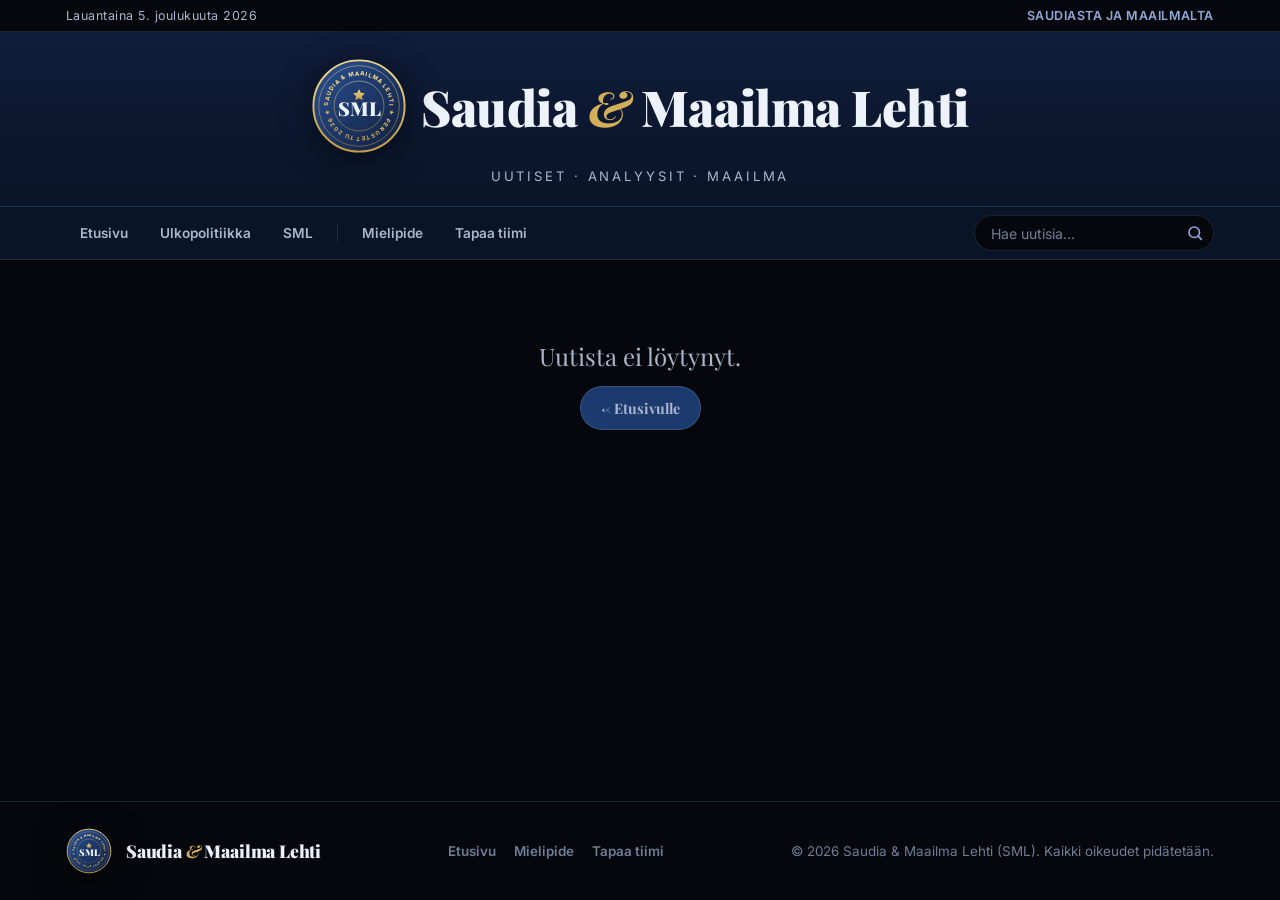
<file: article.html>
<!doctype html>
<html lang="fi">
<head>
<meta charset="UTF-8" />
<meta name="viewport" content="width=device-width, initial-scale=1.0" />
<title>Saudia &amp; Maailma Lehti</title>
<meta name="theme-color" content="#0a1428" />
<link rel="icon" href="favicon.ico" sizes="any" />
<link rel="icon" type="image/png" sizes="32x32" href="favicon-32.png" />
<link rel="apple-touch-icon" href="icon-180.png" />
<link rel="manifest" href="site.webmanifest" />
<link rel="preconnect" href="https://fonts.googleapis.com" />
<link rel="preconnect" href="https://fonts.gstatic.com" crossorigin />
<link href="https://fonts.googleapis.com/css2?family=Inter:wght@400;500;600;700;800&family=Playfair+Display:ital,wght@0,700;0,800;0,900;1,700&family=Source+Serif+4:opsz,wght@8..60,400;8..60,600&display=swap" rel="stylesheet" />
<link rel="stylesheet" href="style.css?v=20261029c" />
</head>
<body data-page="article">
  <div class="page">
    <header id="site-header"></header>

    <main id="main">
      <div class="empty-state">Ladataan…</div>
    </main>

    <footer class="footer" id="site-footer"></footer>
  </div>
  <script src="site.js?v=20261029c"></script>
  <script src="comments-config.js?v=20261029c"></script>
  <script type="module" src="comments.js?v=20261029c"></script>
  <script type="module" src="views.js?v=20261029c"></script>
</body>
</html>
</file>
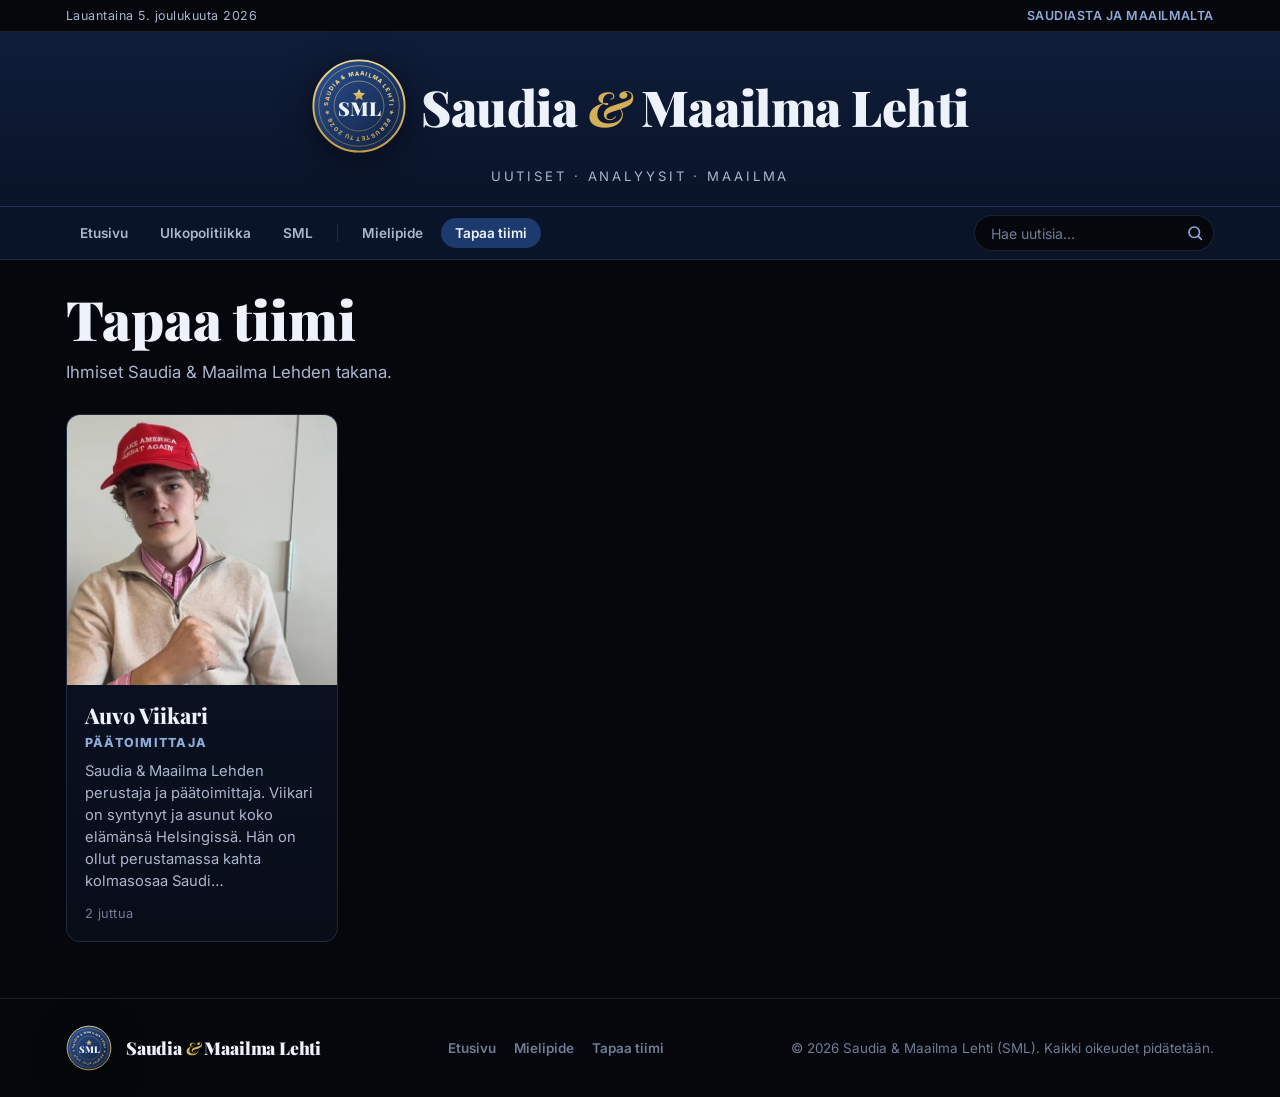
<file: tiimi.html>
<!doctype html>
<html lang="fi">
<head>
<meta charset="UTF-8" />
<meta name="viewport" content="width=device-width, initial-scale=1.0" />
<title>Tapaa tiimi – Saudia &amp; Maailma Lehti</title>
<meta name="description" content="Saudia &amp; Maailma Lehden toimitus." />
<meta name="theme-color" content="#0a1428" />
<link rel="icon" href="favicon.ico" sizes="any" />
<link rel="icon" type="image/png" sizes="32x32" href="favicon-32.png" />
<link rel="apple-touch-icon" href="icon-180.png" />
<link rel="manifest" href="site.webmanifest" />
<link rel="preconnect" href="https://fonts.googleapis.com" />
<link rel="preconnect" href="https://fonts.gstatic.com" crossorigin />
<link href="https://fonts.googleapis.com/css2?family=Inter:wght@400;500;600;700;800&family=Playfair+Display:ital,wght@0,700;0,800;0,900;1,700&family=Source+Serif+4:opsz,wght@8..60,400;8..60,600&display=swap" rel="stylesheet" />
<link rel="stylesheet" href="style.css?v=20261029c" />
</head>
<body data-page="team">
  <div class="page">
    <header id="site-header"></header>

    <main id="main">
      <div class="empty-state">Ladataan…</div>
    </main>

    <footer class="footer" id="site-footer"></footer>
  </div>
  <script src="site.js?v=20261029c"></script>
</body>
</html>
</file>
<file: style.css>
:root {
  --black: #05070c;
  --ink-900: #080d18;
  --navy-900: #0a1428;
  --navy-800: #0f1d3a;
  --navy-700: #15284f;
  --navy-600: #1d3a6e;
  --navy-500: #2b5296;
  --navy-300: #8fa9d9;
  --line: rgba(143, 169, 217, 0.16);
  --text: #eef2fa;
  --text-dim: #aab6cc;
  --text-faint: #6f7d97;
  --serif: "Playfair Display", Georgia, "Times New Roman", serif;
  --body-serif: "Source Serif 4", Georgia, serif;
  --sans: "Inter", "Segoe UI", "Helvetica Neue", Arial, sans-serif;
  --radius: 14px;
  color-scheme: dark;
}

* { box-sizing: border-box; }

html, body { margin: 0; padding: 0; }

body {
  background:
    radial-gradient(1200px 500px at 50% -200px, rgba(43, 82, 150, 0.35), transparent 70%),
    var(--black);
  background-attachment: fixed;
  color: var(--text);
  font-family: var(--sans);
  -webkit-font-smoothing: antialiased;
}

a { color: inherit; text-decoration: none; }

.page {
  min-height: 100vh;
  display: flex;
  flex-direction: column;
}

.wrap {
  width: 100%;
  max-width: 1180px;
  margin: 0 auto;
  padding: 0 16px;
}

/* ---------- Header ---------- */

.utility {
  background: var(--black);
  border-bottom: 1px solid var(--line);
  font-size: 0.78rem;
  color: var(--text-dim);
  letter-spacing: 0.04em;
}
.utility .wrap {
  display: flex;
  justify-content: space-between;
  gap: 12px;
  padding-top: 8px;
  padding-bottom: 8px;
}
.utility__right { color: var(--navy-300); text-transform: uppercase; font-weight: 600; }

.masthead {
  background: linear-gradient(180deg, var(--navy-800) 0%, var(--navy-900) 100%);
  border-bottom: 1px solid var(--line);
  text-align: center;
  padding: 26px 0 22px;
}
.brand {
  display: inline-flex;
  align-items: center;
  gap: 14px;
  max-width: 100%;
}
.brand__mark {
  flex: none;
  display: block;
  width: 96px;
  height: 96px;
  border-radius: 50%;
  filter: drop-shadow(0 6px 16px rgba(0,0,0,0.5));
  transition: transform 0.4s ease;
}
.brand__mark svg { display: block; width: 100%; height: 100%; }
.brand:hover .brand__mark { transform: rotate(-8deg); }
.brand__name {
  font-family: var(--serif);
  font-weight: 900;
  font-size: clamp(1.6rem, 6vw, 3.1rem);
  line-height: 1.05;
  letter-spacing: -0.01em;
  text-align: left;
}
.brand__name em { font-style: italic; font-weight: 700; color: #d4af5a; }
.brand__tagline {
  margin: 10px 0 0;
  color: var(--text-dim);
  font-size: 0.82rem;
  letter-spacing: 0.22em;
  text-transform: uppercase;
}

.nav {
  background: var(--navy-900);
  border-bottom: 1px solid var(--line);
  position: sticky;
  top: 0;
  z-index: 10;
  backdrop-filter: blur(8px);
}
.nav .wrap {
  display: flex;
  align-items: center;
  gap: 12px;
  padding-top: 8px;
  padding-bottom: 8px;
}
.nav__links {
  display: flex;
  gap: 4px;
  flex: 1;
  min-width: 0;
  overflow-x: auto;
  scrollbar-width: none;
}
.nav__links::-webkit-scrollbar { display: none; }

.search {
  flex: none;
  display: flex;
  align-items: center;
  width: 240px;
  background: var(--black);
  border: 1px solid var(--line);
  border-radius: 999px;
  transition: border-color 0.2s, width 0.25s;
}
.search:focus-within { border-color: var(--navy-500); width: 300px; }
.search__input {
  flex: 1;
  min-width: 0;
  background: none;
  border: none;
  outline: none;
  color: var(--text);
  font: inherit;
  font-size: 0.88rem;
  padding: 8px 4px 8px 16px;
}
.search__input::placeholder { color: var(--text-faint); }
.search__input::-webkit-search-cancel-button { filter: invert(0.7); }
.search__btn {
  display: grid;
  place-items: center;
  width: 36px;
  height: 34px;
  border: none;
  background: none;
  color: var(--navy-300);
  cursor: pointer;
}
.search__btn:hover { color: var(--text); }
@media (max-width: 700px) {
  .nav .wrap { flex-wrap: wrap; gap: 8px; }
  .nav__links { flex-basis: 100%; }
  .search, .search:focus-within { width: 100%; }
}

.search-head { margin-bottom: 20px; }
.search-head__title {
  font-family: var(--serif);
  font-weight: 800;
  font-size: clamp(1.5rem, 4vw, 2.2rem);
  margin: 0 0 6px;
  overflow-wrap: anywhere;
}
.nav a {
  flex: none;
  padding: 7px 14px;
  border-radius: 999px;
  font-size: 0.85rem;
  font-weight: 600;
  color: var(--text-dim);
  transition: background 0.2s, color 0.2s;
}
.nav a:hover { color: var(--text); background: var(--navy-700); }
.nav a.is-active { color: var(--text); background: var(--navy-600); }

.ticker {
  background: var(--black);
  border-bottom: 1px solid var(--line);
  overflow: hidden;
}
.ticker .wrap { display: flex; align-items: center; gap: 14px; padding-top: 9px; padding-bottom: 9px; }
.ticker__label {
  flex: none;
  display: inline-flex;
  align-items: center;
  gap: 7px;
  font-size: 0.72rem;
  font-weight: 800;
  letter-spacing: 0.12em;
  text-transform: uppercase;
  color: var(--navy-300);
}
.ticker__label::before {
  content: "";
  width: 8px;
  height: 8px;
  border-radius: 50%;
  background: #4f86ff;
  box-shadow: 0 0 0 0 rgba(79,134,255,0.7);
  animation: pulse 1.8s infinite;
}
@keyframes pulse {
  0% { box-shadow: 0 0 0 0 rgba(79,134,255,0.6); }
  70% { box-shadow: 0 0 0 8px rgba(79,134,255,0); }
  100% { box-shadow: 0 0 0 0 rgba(79,134,255,0); }
}
.ticker__viewport {
  flex: 1;
  min-width: 0;
  overflow: hidden;
  mask-image: linear-gradient(90deg, transparent, #000 4%, #000 96%, transparent);
}
.ticker__track {
  display: inline-flex;
  gap: 40px;
  white-space: nowrap;
  font-size: 0.88rem;
  color: var(--text-dim);
  animation: ticker 40s linear infinite;
}
.ticker__track a:hover { color: var(--text); }
.ticker__track a::before { content: "◆"; color: var(--navy-500); margin-right: 10px; font-size: 0.6rem; vertical-align: middle; }
.ticker:hover .ticker__track { animation-play-state: paused; }
@keyframes ticker { from { transform: translateX(0); } to { transform: translateX(-50%); } }
@media (prefers-reduced-motion: reduce) {
  .ticker__track { animation: none; }
}

/* ---------- Photos ---------- */

.photo {
  position: relative;
  overflow: hidden;
  background: var(--navy-800);
  aspect-ratio: 16 / 10;
}
.photo img {
  display: block;
  width: 100%;
  height: 100%;
  object-fit: cover;
  transition: transform 0.6s ease;
}
.photo--empty {
  display: grid;
  place-items: center;
  background:
    radial-gradient(circle at 30% 20%, rgba(79,134,255,0.25), transparent 55%),
    linear-gradient(145deg, var(--navy-700), var(--navy-900));
}
.photo--empty span {
  font-family: var(--serif);
  font-weight: 900;
  font-size: clamp(2.4rem, 8vw, 4.5rem);
  color: rgba(238, 242, 250, 0.16);
  letter-spacing: 0.06em;
}
.nametag {
  position: absolute;
  left: 14px;
  bottom: 14px;
  max-width: calc(100% - 28px);
  background: rgba(10, 20, 40, 0.82);
  backdrop-filter: blur(6px);
  border: 1px solid rgba(143,169,217,0.35);
  border-left: 4px solid var(--navy-300);
  color: var(--text);
  font-family: var(--serif);
  font-weight: 700;
  font-size: clamp(0.9rem, 2.6vw, 1.15rem);
  padding: 6px 14px;
  border-radius: 8px;
  z-index: 2;
}

.kicker {
  display: inline-block;
  font-size: 0.7rem;
  font-weight: 800;
  letter-spacing: 0.14em;
  text-transform: uppercase;
  color: var(--text);
  background: var(--navy-600);
  border: 1px solid rgba(255,255,255,0.12);
  padding: 5px 10px;
  border-radius: 6px;
}
.meta { font-size: 0.8rem; color: var(--text-faint); letter-spacing: 0.02em; }

/* ---------- Front page ---------- */

.front { padding-top: 24px; padding-bottom: 48px; }

.top {
  display: grid;
  grid-template-columns: 1fr;
  gap: 20px;
}
@media (min-width: 920px) {
  .top { grid-template-columns: minmax(0, 2fr) minmax(0, 1fr); }
}

.hero {
  position: relative;
  display: block;
  border-radius: var(--radius);
  overflow: hidden;
  border: 1px solid var(--line);
  box-shadow: 0 20px 50px rgba(0,0,0,0.5);
  isolation: isolate;
}
.hero .photo { aspect-ratio: 4 / 5; }
@media (min-width: 640px) { .hero .photo { aspect-ratio: 16 / 10; } }
.hero .photo::after {
  content: "";
  position: absolute;
  inset: 0;
  background: linear-gradient(180deg, rgba(5,7,12,0) 15%, rgba(5,7,12,0.78) 50%, rgba(5,7,12,0.97) 100%);
}
.hero .nametag { top: 14px; bottom: auto; }
.hero__content {
  position: absolute;
  left: 0;
  right: 0;
  bottom: 0;
  padding: 22px 22px 24px;
  z-index: 2;
}
.hero__title {
  font-family: var(--serif);
  font-weight: 900;
  font-size: clamp(1.8rem, 5vw, 3rem);
  line-height: 1.08;
  margin: 12px 0 10px;
  overflow-wrap: anywhere;
  text-shadow: 0 2px 20px rgba(0,0,0,0.5);
}
.hero__lead {
  margin: 0 0 10px;
  color: #d3dbea;
  font-size: clamp(0.95rem, 2.2vw, 1.08rem);
  line-height: 1.5;
  max-width: 640px;
}
.hero:hover img { transform: scale(1.03); }
.hero:hover .hero__title { text-decoration: underline; text-decoration-thickness: 2px; text-underline-offset: 6px; text-decoration-color: var(--navy-300); }

.latest {
  background: linear-gradient(180deg, var(--navy-900), var(--ink-900));
  border: 1px solid var(--line);
  border-radius: var(--radius);
  padding: 18px 18px 8px;
}
.latest__title, .section-title {
  display: flex;
  align-items: center;
  gap: 12px;
  font-family: var(--serif);
  font-weight: 800;
  font-size: 1.3rem;
  margin: 0 0 8px;
}
.section-title::after {
  content: "";
  flex: 1;
  height: 1px;
  background: linear-gradient(90deg, var(--navy-500), transparent);
}
.latest__tabs { display: flex; gap: 6px; margin-bottom: 8px; }
.latest__tab {
  font-family: var(--serif);
  font-weight: 800;
  font-size: 1.15rem;
  color: var(--text-faint);
  background: none;
  border: none;
  border-bottom: 2px solid transparent;
  padding: 2px 4px 6px;
  cursor: pointer;
}
.latest__tab:hover { color: var(--text-dim); }
.latest__tab.is-active { color: var(--text); border-bottom-color: var(--navy-500); }
.latest ol { list-style: none; margin: 0; padding: 0; counter-reset: n; }
.latest li { counter-increment: n; border-top: 1px solid var(--line); }
.latest li:first-child { border-top: none; }
.latest li a {
  display: grid;
  grid-template-columns: 34px 1fr;
  gap: 8px;
  padding: 13px 0;
}
.latest li a::before {
  content: counter(n, decimal-leading-zero);
  font-family: var(--serif);
  font-weight: 900;
  font-size: 1.25rem;
  color: var(--navy-500);
  line-height: 1.2;
}
.latest__headline { font-weight: 700; line-height: 1.35; font-size: 0.98rem; }
.latest li a:hover .latest__headline { color: var(--navy-300); }
.latest .meta { display: block; margin-top: 4px; font-size: 0.74rem; }
.latest__empty { color: var(--text-faint); font-size: 0.9rem; padding: 6px 0 14px; }

.section { margin-top: 38px; }

.grid {
  display: grid;
  grid-template-columns: 1fr;
  gap: 18px;
}
@media (min-width: 620px) { .grid { grid-template-columns: repeat(2, minmax(0, 1fr)); } }
@media (min-width: 960px) { .grid { grid-template-columns: repeat(3, minmax(0, 1fr)); } }

.card {
  display: flex;
  flex-direction: column;
  background: linear-gradient(180deg, var(--navy-900), var(--ink-900));
  border: 1px solid var(--line);
  border-radius: var(--radius);
  overflow: hidden;
  transition: transform 0.25s ease, border-color 0.25s ease, box-shadow 0.25s ease;
}
.card:hover {
  transform: translateY(-4px);
  border-color: rgba(143,169,217,0.4);
  box-shadow: 0 16px 36px rgba(0,0,0,0.5);
}
.card:hover img { transform: scale(1.05); }
.card .nametag { font-size: 0.85rem; padding: 4px 10px; left: 10px; bottom: 10px; }
.card__body { padding: 16px 18px 20px; display: flex; flex-direction: column; gap: 10px; flex: 1; }
.card__title {
  font-family: var(--serif);
  font-weight: 800;
  font-size: 1.3rem;
  line-height: 1.2;
  margin: 0;
  overflow-wrap: anywhere;
}
.card:hover .card__title { color: var(--navy-300); }
.card__lead { margin: 0; color: var(--text-dim); font-size: 0.92rem; line-height: 1.5; }
.card .meta { margin-top: auto; }
.card .kicker { align-self: flex-start; }

.empty-state {
  text-align: center;
  padding: 80px 20px;
  color: var(--text-dim);
  font-family: var(--serif);
  font-size: 1.5rem;
}

/* ---------- Article page ---------- */

.article-hero { position: relative; }
.article-hero .photo { aspect-ratio: 16 / 9; max-height: 72vh; width: 100%; }
@media (max-width: 640px) { .article-hero .photo { aspect-ratio: 4 / 3; } }
.article-hero .photo::after {
  content: "";
  position: absolute;
  inset: 0;
  background: linear-gradient(180deg, rgba(5,7,12,0) 45%, rgba(5,7,12,0.85) 85%, var(--black) 100%);
}
.article-head {
  position: relative;
  z-index: 2;
  max-width: 820px;
  margin: -120px auto 0;
  padding: 0 20px;
}
@media (max-width: 640px) { .article-head { margin-top: -60px; } }
.article-head__title {
  font-family: var(--serif);
  font-weight: 900;
  font-size: clamp(2rem, 6vw, 3.4rem);
  line-height: 1.07;
  margin: 14px 0 14px;
  overflow-wrap: anywhere;
}
.article-head__lead {
  font-size: clamp(1.05rem, 2.6vw, 1.25rem);
  line-height: 1.55;
  color: #d3dbea;
  margin: 0 0 16px;
}
.byline {
  display: flex;
  align-items: center;
  gap: 12px;
  padding: 14px 0;
  border-top: 1px solid var(--line);
  border-bottom: 1px solid var(--line);
}
.byline__avatar {
  width: 38px;
  height: 38px;
  border-radius: 50%;
  display: grid;
  place-items: center;
  background: var(--navy-600);
  font-weight: 800;
  font-size: 0.85rem;
}
.byline__name { font-weight: 700; font-size: 0.92rem; }

.article-body {
  max-width: 820px;
  margin: 0 auto;
  padding: 28px 20px 10px;
}
.article-body__text {
  font-family: var(--body-serif);
  font-size: 1.16rem;
  line-height: 1.8;
  color: #dfe5f1;
}
.article-body__text p { margin: 0 0 1.2em; }
.article-body__text p:first-child::first-letter {
  float: left;
  font-family: var(--serif);
  font-weight: 900;
  font-size: 4.2rem;
  line-height: 0.85;
  padding: 6px 10px 0 0;
  color: var(--navy-300);
}
.back-link {
  display: inline-flex;
  align-items: center;
  gap: 8px;
  margin-top: 14px;
  padding: 11px 20px;
  border-radius: 999px;
  background: var(--navy-600);
  border: 1px solid rgba(255,255,255,0.12);
  font-weight: 700;
  font-size: 0.9rem;
  transition: background 0.2s;
}
.back-link:hover { background: var(--navy-500); }

.related { max-width: 1180px; margin: 40px auto 56px; padding: 0 16px; }

/* ---------- Footer ---------- */

.footer {
  margin-top: auto;
  background: var(--black);
  border-top: 1px solid var(--line);
  color: var(--text-faint);
  font-size: 0.84rem;
}
.footer .wrap {
  display: flex;
  flex-wrap: wrap;
  align-items: center;
  justify-content: space-between;
  gap: 14px;
  padding-top: 26px;
  padding-bottom: 26px;
}
.footer .brand__mark { width: 46px; height: 46px; }
.footer .brand__name { font-size: 1.1rem; color: var(--text); }
.footer a:hover { color: var(--text); }

/* ---------- Admin (toimitus) ---------- */

.admin { padding-top: 26px; padding-bottom: 48px; }
.admin__box {
  max-width: 780px;
  margin: 0 auto 22px;
  background: linear-gradient(180deg, var(--navy-900), var(--ink-900));
  border: 1px solid var(--line);
  border-radius: var(--radius);
  padding: 22px 20px 24px;
}
.admin__box h2 {
  font-family: var(--serif);
  font-weight: 800;
  font-size: 1.45rem;
  margin: 0 0 12px;
}
.admin__help { color: var(--text-dim); font-size: 0.9rem; line-height: 1.6; margin: 0 0 16px; }
.admin__help code { background: var(--navy-700); padding: 1px 6px; border-radius: 4px; white-space: nowrap; }
.admin__help a { color: var(--navy-300); text-decoration: underline; }
.field { display: flex; flex-direction: column; gap: 6px; margin-bottom: 14px; }
.field label { font-weight: 700; font-size: 0.86rem; }
.field small { color: var(--text-faint); font-weight: 400; }
.field input, .field textarea {
  font: inherit;
  font-size: 1rem;
  padding: 11px 13px;
  border: 1px solid var(--line);
  border-radius: 9px;
  background: var(--black);
  color: var(--text);
  width: 100%;
}
.field input[type="file"] { padding: 9px; }
.field textarea { min-height: 240px; resize: vertical; line-height: 1.55; }
.field input:focus, .field textarea:focus { outline: 2px solid var(--navy-500); border-color: transparent; }
.row { display: grid; grid-template-columns: 1fr; gap: 0 14px; }
@media (min-width: 600px) { .row { grid-template-columns: 1fr 1fr; } }
.btn {
  font: inherit;
  font-weight: 700;
  font-size: 0.95rem;
  border: 1px solid rgba(255,255,255,0.14);
  background: var(--navy-600);
  color: var(--text);
  padding: 11px 22px;
  border-radius: 999px;
  cursor: pointer;
  transition: background 0.2s;
}
.btn:hover { background: var(--navy-500); }
.btn:disabled { opacity: 0.5; cursor: wait; }
.btn--ghost { background: transparent; border-color: var(--line); }
.btn--ghost:hover { background: var(--navy-800); }
.btn--danger { background: #6b1d24; border-color: rgba(255,255,255,0.1); }
.btn--danger:hover { background: #8a2730; }
.btn--small { font-size: 0.8rem; padding: 7px 14px; }
.actions { display: flex; flex-wrap: wrap; gap: 10px; align-items: center; }
.status { margin-top: 12px; font-weight: 600; font-size: 0.92rem; min-height: 1.2em; }
.status--ok { color: #7fd1a8; }
.status--err { color: #ff8a8a; }
.img-preview { max-width: 100%; max-height: 220px; display: block; margin-top: 8px; border-radius: 9px; }
.list { list-style: none; margin: 0; padding: 0; }
.list li {
  display: flex; gap: 10px; align-items: center; justify-content: space-between;
  border-bottom: 1px solid var(--line); padding: 12px 0;
}
.list li span { flex: 1; min-width: 0; overflow-wrap: anywhere; font-weight: 600; }
.list li small { display: block; color: var(--text-faint); font-weight: 400; margin-top: 2px; }
.preview-wrap { margin-top: 16px; }
.hidden { display: none !important; }

/* Small-screen and overlap fixes */
.article-hero .nametag { top: 14px; bottom: auto; }
@media (max-width: 560px) {
  .utility__right { display: none; }
  .brand__mark { width: 58px; height: 58px; }
}

/* ---------- Comments ---------- */

.comments {
  max-width: 820px;
  margin: 26px auto 0;
  padding: 0 20px;
}
.comments:empty { display: none; }
.comments__count {
  display: inline-grid;
  place-items: center;
  min-width: 30px;
  height: 26px;
  padding: 0 8px;
  border-radius: 999px;
  background: var(--navy-600);
  font-family: var(--sans);
  font-size: 0.8rem;
  font-weight: 700;
}
.comment-form {
  background: linear-gradient(180deg, var(--navy-900), var(--ink-900));
  border: 1px solid var(--line);
  border-radius: var(--radius);
  padding: 18px 18px 16px;
  margin: 14px 0 22px;
}
.comment-form textarea { min-height: 110px; }
.comment-form__hint { color: var(--text-faint); font-size: 0.82rem; }
.comment-form__trap { position: absolute; left: -9999px; width: 1px; height: 1px; opacity: 0; }
.comments__empty { color: var(--text-dim); margin: 0 0 10px; }
.comment-list { list-style: none; margin: 0; padding: 0; }
.comment-thread { border-top: 1px solid var(--line); padding: 16px 0; }
.comment {
  display: grid;
  grid-template-columns: 40px minmax(0, 1fr);
  gap: 12px;
}
.comment__reply {
  margin-top: 6px;
  padding: 0;
  border: none;
  background: none;
  color: var(--navy-300);
  font: inherit;
  font-size: 0.82rem;
  font-weight: 700;
  cursor: pointer;
}
.comment__reply:hover { color: var(--text); text-decoration: underline; }
.comment-replies {
  list-style: none;
  margin: 12px 0 0 20px;
  padding: 0 0 0 18px;
  border-left: 2px solid var(--navy-600);
  display: flex;
  flex-direction: column;
  gap: 14px;
}
.comment-replies .comment { grid-template-columns: 32px minmax(0, 1fr); gap: 10px; }
.comment-replies .comment__avatar { width: 32px; height: 32px; font-size: 0.72rem; }
.comment-thread__form:empty { display: none; }
.comment-thread__form { margin: 12px 0 0 20px; padding-left: 18px; }
.comment-form--reply { margin: 0; padding: 14px; }
.comment-form--reply textarea { min-height: 80px; }
@media (max-width: 560px) {
  .comment-replies, .comment-thread__form { margin-left: 8px; padding-left: 12px; }
}
.comment__avatar {
  width: 40px;
  height: 40px;
  border-radius: 50%;
  display: grid;
  place-items: center;
  font-weight: 800;
  font-size: 0.85rem;
  border: 1px solid rgba(255,255,255,0.15);
}
.comment__head { display: flex; flex-wrap: wrap; align-items: baseline; gap: 4px 10px; }
.comment__name { font-weight: 700; overflow-wrap: anywhere; }
.comment__text { margin: 6px 0 0; color: #dfe5f1; line-height: 1.6; overflow-wrap: anywhere; }

/* ---------- Photos and videos inside stories ---------- */

.media { margin: 1.6em 0; clear: both; }
.media img, .media video {
  display: block;
  width: 100%;
  max-height: 80vh;
  object-fit: contain;
  background: var(--black);
  border-radius: 10px;
  border: 1px solid var(--line);
}
.media__embed {
  position: relative;
  aspect-ratio: 16 / 9;
  border-radius: 10px;
  overflow: hidden;
  border: 1px solid var(--line);
  background: var(--black);
}
.media__embed iframe { position: absolute; inset: 0; width: 100%; height: 100%; border: 0; }
.media figcaption,
.article-body__photo-text {
  margin-top: 10px;
  padding-left: 12px;
  border-left: 3px solid var(--navy-500);
  font-family: var(--sans);
  font-size: 0.88rem;
  line-height: 1.5;
  color: var(--text-dim);
}
.article-body__photo-text { margin: 0 0 22px; }

/* Admin: media list */
.media-tools { margin: -4px 0 14px; }
.media-tools__buttons { display: flex; flex-wrap: wrap; gap: 8px; margin-bottom: 10px; }
.media-tools .admin__help { margin-bottom: 10px; }
.media-list { list-style: none; margin: 0; padding: 0; display: flex; flex-direction: column; gap: 10px; }
.media-item {
  display: grid;
  grid-template-columns: 96px minmax(0, 1fr);
  gap: 12px;
  padding: 10px;
  border: 1px solid var(--line);
  border-radius: 10px;
  background: var(--black);
}
.media-item__thumb {
  width: 96px;
  height: 72px;
  border-radius: 6px;
  object-fit: cover;
  background: var(--navy-800);
  display: grid;
  place-items: center;
  font-size: 0.75rem;
  color: var(--text-dim);
}
.media-item__top { display: flex; flex-wrap: wrap; align-items: center; gap: 8px; margin-bottom: 8px; }
.media-item__tag {
  font-family: ui-monospace, Menlo, Consolas, monospace;
  font-size: 0.8rem;
  background: var(--navy-700);
  padding: 2px 8px;
  border-radius: 4px;
}
.media-item__name { color: var(--text-faint); font-size: 0.8rem; overflow-wrap: anywhere; flex: 1; min-width: 0; }
.media-item input { padding: 8px 10px; font-size: 0.92rem; }
.media-item .actions { margin-top: 8px; }
@media (max-width: 520px) {
  .media-item { grid-template-columns: 1fr; }
  .media-item__thumb { width: 100%; height: 140px; }
}

/* Share button in the byline */
.share-btn {
  margin-left: auto;
  display: inline-flex;
  align-items: center;
  gap: 7px;
  padding: 8px 16px;
  border-radius: 999px;
  border: 1px solid var(--line);
  background: var(--navy-800);
  color: var(--text);
  font: inherit;
  font-size: 0.85rem;
  font-weight: 700;
  cursor: pointer;
  transition: background 0.2s;
}
.share-btn:hover { background: var(--navy-600); }

/* ---------- Menu divider and footer links ---------- */

.nav__divider { flex: none; width: 1px; margin: 6px 6px; background: var(--line); }
.footer__links { display: flex; flex-wrap: wrap; gap: 6px 18px; font-weight: 600; }

/* ---------- Simple pages (Mielipide, Tapaa tiimi) ---------- */

.subpage { padding-top: 30px; padding-bottom: 56px; }
.page-head { max-width: 760px; margin-bottom: 28px; }
.page-head__title {
  font-family: var(--serif);
  font-weight: 900;
  font-size: clamp(2.2rem, 6vw, 3.4rem);
  line-height: 1.05;
  margin: 0 0 12px;
}
.page-head__intro { color: var(--text-dim); font-size: 1.05rem; line-height: 1.6; margin: 0; }
.page-back { display: inline-block; margin-bottom: 18px; color: var(--navy-300); font-weight: 700; font-size: 0.9rem; }
.page-back:hover { color: var(--text); }

/* ---------- Mielipide ---------- */

.letters-layout { display: grid; grid-template-columns: 1fr; gap: 28px; align-items: start; }
@media (min-width: 960px) {
  .letters-layout { grid-template-columns: minmax(0, 1fr) 380px; }
  .letters-side { position: sticky; top: 76px; }
}
.letters { display: flex; flex-direction: column; gap: 18px; }
.letters__empty { color: var(--text-dim); margin: 0; }
.letter {
  background: linear-gradient(180deg, var(--navy-900), var(--ink-900));
  border: 1px solid var(--line);
  border-left: 4px solid var(--navy-500);
  border-radius: var(--radius);
  padding: 22px 24px;
}
.letter__title {
  font-family: var(--serif);
  font-weight: 800;
  font-size: 1.45rem;
  line-height: 1.2;
  margin: 0 0 12px;
  overflow-wrap: anywhere;
}
.letter__text { font-family: var(--body-serif); font-size: 1.06rem; line-height: 1.7; color: #dfe5f1; overflow-wrap: anywhere; }
.letter__text p { margin: 0 0 0.9em; }
.letter__sign { margin: -4px 0 12px; font-style: italic; color: var(--text-dim); font-size: 0.92rem; overflow-wrap: anywhere; }
.letter__date { font-style: normal; color: var(--text-faint); }
.letter.is-folded .letter__text {
  max-height: 6.8em;
  overflow: hidden;
  -webkit-mask-image: linear-gradient(180deg, #000 45%, transparent);
  mask-image: linear-gradient(180deg, #000 45%, transparent);
}
.letter__toggle {
  margin-top: 6px;
  padding: 0;
  border: none;
  background: none;
  color: var(--navy-300);
  font: inherit;
  font-weight: 700;
  font-size: 0.9rem;
  cursor: pointer;
}
.letter__toggle:hover { color: var(--text); text-decoration: underline; }
.letter__toggle::after { content: " ↓"; }
.letter:not(.is-folded) .letter__toggle::after { content: " ↑"; }
.letters__count { margin: 0 0 -6px; }
.letters__more { align-self: center; }
.letter__sign strong { font-style: normal; color: var(--text); }
.letters-side .section-title { margin-bottom: 0; }
.letter-form { margin-top: 12px; }
.letter-form textarea { min-height: 200px; }
.letter-form__count { display: block; text-align: right; color: var(--text-faint); }

/* ---------- Tapaa tiimi ---------- */

.team-grid { display: grid; grid-template-columns: repeat(auto-fill, minmax(250px, 1fr)); gap: 20px; }
.team-card {
  display: flex;
  flex-direction: column;
  background: linear-gradient(180deg, var(--navy-900), var(--ink-900));
  border: 1px solid var(--line);
  border-radius: var(--radius);
  overflow: hidden;
  transition: transform 0.25s ease, border-color 0.25s ease, box-shadow 0.25s ease;
}
.team-card:hover { transform: translateY(-4px); border-color: rgba(143,169,217,0.4); box-shadow: 0 16px 36px rgba(0,0,0,0.5); }
.team-card__photo { aspect-ratio: 1; background: var(--navy-800); overflow: hidden; }
.team-card__photo img { width: 100%; height: 100%; object-fit: cover; display: block; transition: transform 0.6s ease; }
.team-card:hover .team-card__photo img { transform: scale(1.04); }
.team-card__photo--empty,
.profile__photo--empty {
  display: grid;
  place-items: center;
  font-family: var(--serif);
  font-weight: 900;
  font-size: 4rem;
  color: rgba(238,242,250,0.25);
  background: radial-gradient(circle at 30% 20%, rgba(79,134,255,0.25), transparent 55%), linear-gradient(145deg, var(--navy-700), var(--navy-900));
}
.team-card__body { padding: 16px 18px 20px; display: flex; flex-direction: column; gap: 6px; flex: 1; }
.team-card__name { font-family: var(--serif); font-weight: 800; font-size: 1.35rem; margin: 0; }
.team-card:hover .team-card__name { color: var(--navy-300); }
.team-card__role, .profile__role, .byline__role {
  margin: 0;
  color: var(--navy-300);
  font-size: 0.78rem;
  font-weight: 800;
  letter-spacing: 0.1em;
  text-transform: uppercase;
}
.byline__role { font-size: 0.68rem; margin: 1px 0; }
.team-card__bio { margin: 4px 0 8px; color: var(--text-dim); font-size: 0.92rem; line-height: 1.5; }
.team-card .meta { margin-top: auto; }

.profile { display: grid; grid-template-columns: 1fr; gap: 24px; align-items: start; margin-bottom: 10px; }
@media (min-width: 720px) { .profile { grid-template-columns: 280px minmax(0, 1fr); gap: 36px; } }
.profile__photo {
  aspect-ratio: 1;
  max-width: 280px;
  border-radius: 50%;
  overflow: hidden;
  border: 3px solid var(--navy-600);
  box-shadow: 0 20px 50px rgba(0,0,0,0.5);
}
.profile__photo img { width: 100%; height: 100%; object-fit: cover; display: block; }
.profile__name { font-family: var(--serif); font-weight: 900; font-size: clamp(2rem, 5vw, 3rem); margin: 6px 0 8px; line-height: 1.05; }
.profile__bio { margin-top: 16px; font-family: var(--body-serif); font-size: 1.1rem; line-height: 1.75; color: #dfe5f1; }
.profile__bio p { margin: 0 0 1em; }
.profile__email { color: var(--navy-300); font-weight: 700; text-decoration: underline; }

/* Byline photo and profile link */
.byline__avatar { overflow: hidden; flex: none; }
.byline__avatar img { width: 100%; height: 100%; object-fit: cover; display: block; }
a.byline__name:hover { color: var(--navy-300); text-decoration: underline; }
.byline__avatar-link { display: block; flex: none; }

/* ---------- Admin additions ---------- */

.admin__subtitle { font-family: var(--serif); font-size: 1.1rem; margin: 22px 0 10px; }
.textarea--short { min-height: 120px !important; }
.img-preview--round { width: 120px; height: 120px; object-fit: cover; border-radius: 50%; }
.team-row__photo {
  flex: none;
  width: 44px;
  height: 44px;
  border-radius: 50%;
  overflow: hidden;
  display: grid;
  place-items: center;
  background: var(--navy-600);
  font-weight: 800;
  font-size: 0.85rem;
}
.team-row__photo img { width: 100%; height: 100%; object-fit: cover; }
.letter-rows { list-style: none; margin: 0; padding: 0; display: flex; flex-direction: column; gap: 10px; }
.letter-row { border: 1px solid var(--line); border-radius: 10px; padding: 12px 14px; background: var(--black); }
.letter-row--empty { color: var(--text-faint); font-size: 0.9rem; }
.letter-row__head { display: flex; flex-direction: column; gap: 2px; }
.letter-row__head small { color: var(--text-faint); }
.letter-row__text { white-space: pre-wrap; color: var(--text-dim); font-size: 0.92rem; line-height: 1.5; margin: 8px 0 10px; max-height: 12em; overflow: auto; overflow-wrap: anywhere; }

/* Admin: boxes open and close from their heading */
.admin__toggle {
  display: flex;
  align-items: center;
  justify-content: space-between;
  gap: 12px;
  cursor: pointer;
  user-select: none;
  margin-bottom: 12px !important;
}
.admin__toggle::after {
  content: "";
  flex: none;
  width: 10px;
  height: 10px;
  border-right: 2px solid var(--navy-300);
  border-bottom: 2px solid var(--navy-300);
  transform: rotate(45deg) translate(-2px, -2px);
  transition: transform 0.2s;
}
.admin__toggle:hover { color: var(--navy-300); }
.admin__toggle:focus-visible { outline: 2px solid var(--navy-500); outline-offset: 4px; border-radius: 4px; }
.admin__box.is-closed .admin__toggle { margin-bottom: 0 !important; }
.admin__box.is-closed .admin__toggle::after { transform: rotate(-45deg); }
.admin__box.is-closed .admin__body { display: none; }
.admin__box.is-closed { padding-bottom: 20px; }

/* Comments on letters to the editor */
.letter__comments { margin-top: 14px; padding-top: 12px; border-top: 1px solid var(--line); }
.letter__comment-btn {
  display: inline-flex;
  align-items: center;
  gap: 8px;
  padding: 7px 14px;
  border-radius: 999px;
  border: 1px solid var(--line);
  background: var(--navy-800);
  color: var(--text);
  font: inherit;
  font-size: 0.85rem;
  font-weight: 700;
  cursor: pointer;
  transition: background 0.2s;
}
.letter__comment-btn::before { content: "💬"; font-size: 0.9rem; }
.letter__comment-btn:hover, .letter__comment-btn.is-open { background: var(--navy-600); }
.letter__comment-box { margin-top: 14px; }
.comments__subtitle {
  display: flex;
  align-items: center;
  gap: 10px;
  font-family: var(--serif);
  font-weight: 800;
  font-size: 1.1rem;
  margin: 0 0 4px;
}
.letter__comment-box .comment-form { margin: 10px 0 16px; padding: 14px; }
.letter__comment-box .comment-form textarea { min-height: 80px; }
</file>
